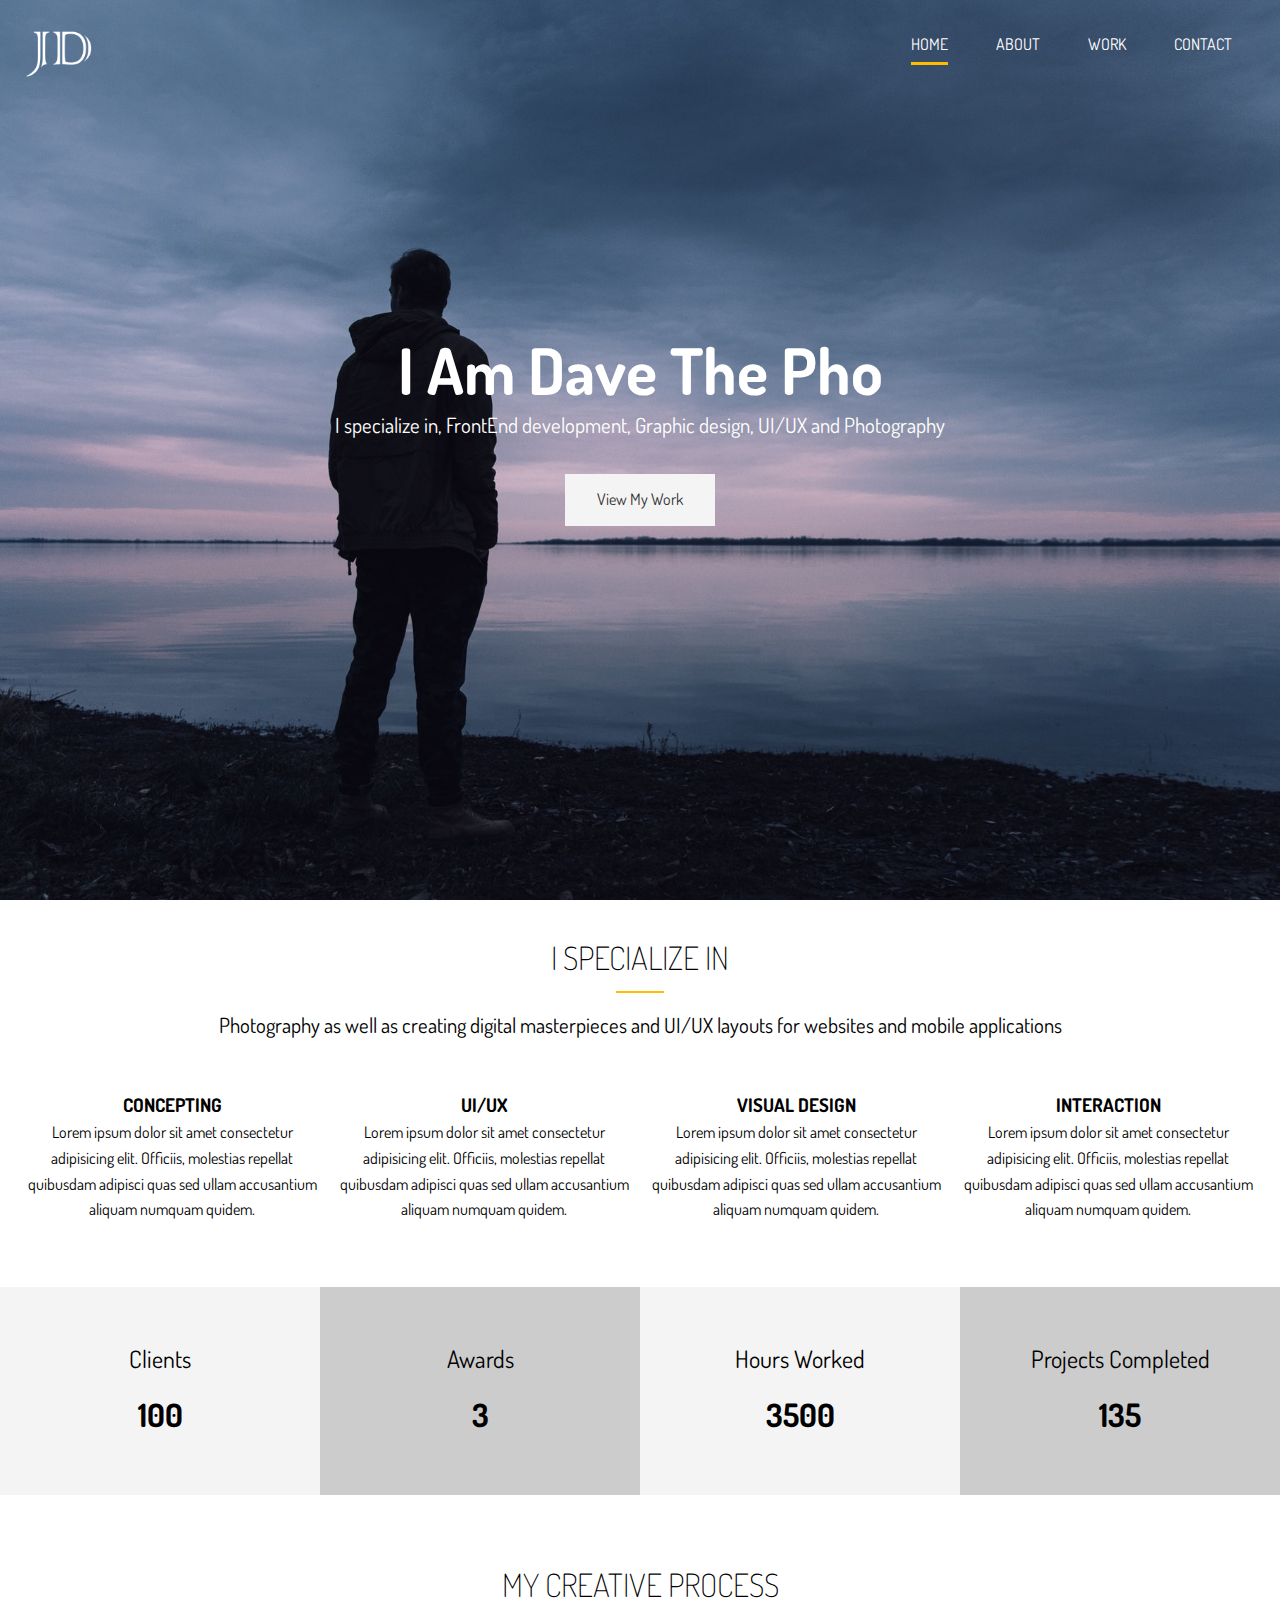
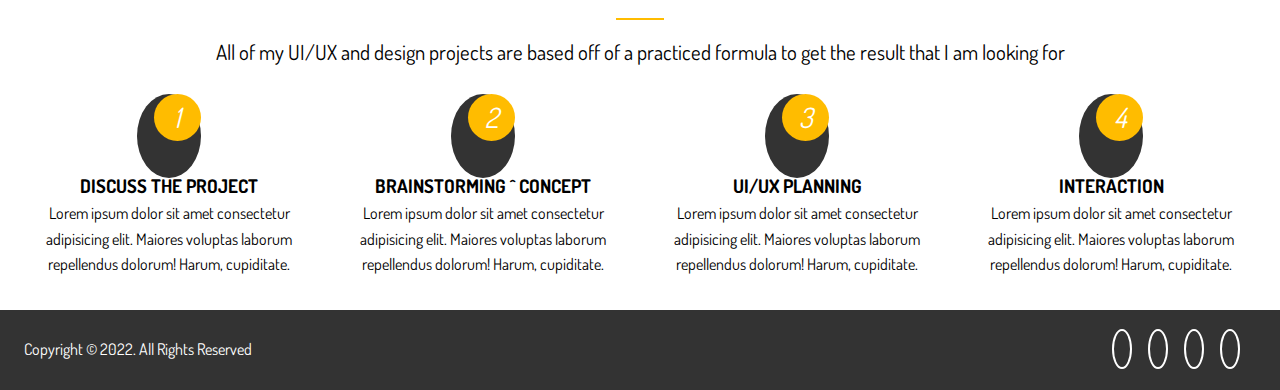
<file: index.html>
<!DOCTYPE html>
<html lang="en">
  <head>
    <meta charset="UTF-8" />
    <meta name="viewport" content="width=device-width, initial-scale=1.0" />
    <meta http-equiv="X-UA-Compatible" content="ie=edge" />
    <link
      rel="stylesheet"
      href="https://use.fontawesome.com/releases/v5.7.2/css/all.css"
      integrity="sha384-fnmOCqbTlWIlj8LyTjo7mOUStjsKC4pOpQbqyi7RrhN7udi9RwhKkMHpvLbHG9Sr"
      crossorigin="anonymous"
    />
    <link
      href="https://fonts.googleapis.com/css?family=Dosis"
      rel="stylesheet"
    />
    <link rel="stylesheet" href="main.css" />
    <title>Dave Scofield | UI/UX Designer & Photographer</title>
  </head>
  <body>
    <!-- Header -->
    <header id="header-home">
      <div class="container">
        <nav id="main-nav">
          <img src="./img/logo.png" alt="My Portfolio" id="logo" />
          <ul>
            <li><a href="index.html" class="current">Home</a></li>
            <li><a href="about.html">About</a></li>
            <li><a href="work.html">Work</a></li>
            <li><a href="contact.html">Contact</a></li>
          </ul>
        </nav>
        <div class="header-content">
          <h1>
            I Am Dave The
            <span
              class="txt-type"
              data-wait="3000"
              data-words='["Photographer", "FrontEnd Engineer", "UI/UX Dev"]'
            ></span>
          </h1>
          <p class="lead">
            I specialize in, FrontEnd development, Graphic design, UI/UX and Photography
          </p>
          <a href="work.html" class="btn-light">View My Work</a>
        </div>
      </div>
    </header>

    <!-- Section A: Specialize -->
    <section id="home-a" class="text-center py-2">
      <div class="container">
        <h2 class="section-title">I Specialize In</h2>
        <div class="bottom-line"></div>
        <p class="lead">
          Photography as well as creating digital masterpieces and UI/UX layouts
          for websites and mobile applications
        </p>
        <div class="specials">
          <div>
            <i class="fas fa-file-alt fa-2x"></i>
            <h3>Concepting</h3>
            <p>
              Lorem ipsum dolor sit amet consectetur adipisicing elit. Officiis,
              molestias repellat quibusdam adipisci quas sed ullam accusantium
              aliquam numquam quidem.
            </p>
          </div>
          <div>
            <i class="fas fa-desktop fa-2x"></i>
            <h3>UI/UX</h3>
            <p>
              Lorem ipsum dolor sit amet consectetur adipisicing elit. Officiis,
              molestias repellat quibusdam adipisci quas sed ullam accusantium
              aliquam numquam quidem.
            </p>
          </div>
          <div>
            <i class="fas fa-object-ungroup fa-2x"></i>
            <h3>Visual Design</h3>
            <p>
              Lorem ipsum dolor sit amet consectetur adipisicing elit. Officiis,
              molestias repellat quibusdam adipisci quas sed ullam accusantium
              aliquam numquam quidem.
            </p>
          </div>
          <div>
            <i class="fas fa-thumbs-up fa-2x"></i>
            <h3>Interaction</h3>
            <p>
              Lorem ipsum dolor sit amet consectetur adipisicing elit. Officiis,
              molestias repellat quibusdam adipisci quas sed ullam accusantium
              aliquam numquam quidem.
            </p>
          </div>
        </div>
      </div>
    </section>

    <!-- Section B: Stats -->
    <section id="home-b" class="text-center py-2">
      <div class="stats">
        <div>
          <ul>
            <li><i class="fas fa-users fa-3x"></i></li>
            <li class="stats-title">Clients</li>
            <li class="stats-number">100</li>
          </ul>
        </div>
        <div>
          <ul>
            <li><i class="fas fa-award fa-3x"></i></li>
            <li class="stats-title">Awards</li>
            <li class="stats-number">3</li>
          </ul>
        </div>
        <div>
          <ul>
            <li><i class="fas fa-hourglass-start fa-3x"></i></li>
            <li class="stats-title">Hours Worked</li>
            <li class="stats-number">3500</li>
          </ul>
        </div>
        <div>
          <ul>
            <li><i class="fas fa-code-branch fa-3x"></i></li>
            <li class="stats-title">Projects Completed</li>
            <li class="stats-number">135</li>
          </ul>
        </div>
      </div>
    </section>

    <!-- Section C: Process -->
    <section id="home-c" class="text-center py-2">
      <div class="container">
        <h2 class="section-title">
          My Creative Process
        </h2>
        <div class="bottom-line"></div>
        <p class="lead">
          All of my UI/UX and design projects are based off of a practiced
          formula to get the result that I am looking for
        </p>
        <div class="process">
          <div>
            <i class="fas fa-file-alt fa-4x process-icon my-2">
              <div class="process-step">1</div>
            </i>
            <h3>Discuss The Project</h3>
            <p>
              Lorem ipsum dolor sit amet consectetur adipisicing elit. Maiores
              voluptas laborum repellendus dolorum! Harum, cupiditate.
            </p>
          </div>
          <div>
            <i class="fas fa-desktop fa-4x process-icon my-2">
              <div class="process-step">2</div>
            </i>
            <h3>Brainstorming ^ Concept</h3>
            <p>
              Lorem ipsum dolor sit amet consectetur adipisicing elit. Maiores
              voluptas laborum repellendus dolorum! Harum, cupiditate.
            </p>
          </div>
          <div>
            <i class="fas fa-object-ungroup fa-4x process-icon my-2">
              <div class="process-step">3</div>
            </i>
            <h3>UI/UX Planning</h3>
            <p>
              Lorem ipsum dolor sit amet consectetur adipisicing elit. Maiores
              voluptas laborum repellendus dolorum! Harum, cupiditate.
            </p>
          </div>
          <div>
            <i class="fas fa-thumbs-up fa-4x process-icon my-2">
              <div class="process-step">4</div>
            </i>
            <h3>Interaction</h3>
            <p>
              Lorem ipsum dolor sit amet consectetur adipisicing elit. Maiores
              voluptas laborum repellendus dolorum! Harum, cupiditate.
            </p>
          </div>
        </div>
      </div>
    </section>

    <!-- Footer -->
    <footer id="main-footer">
      <div class="footer-content container">
        <p>Copyright &copy; 2022. All Rights Reserved</p>
        <div class="social">
          <i class="fab fa-twitter"></i>
          <i class="fab fa-facebook"></i>
          <i class="fab fa-instagram"></i>
          <i class="fab fa-linkedin"></i>
        </div>
      </div>
    </footer>

    <!-- Type Effect Tutorial: https://www.youtube.com/watch?v=POX3dT-pB4E -->
    <script src="typewriter.js"></script>
  </body>
</html>
</file>
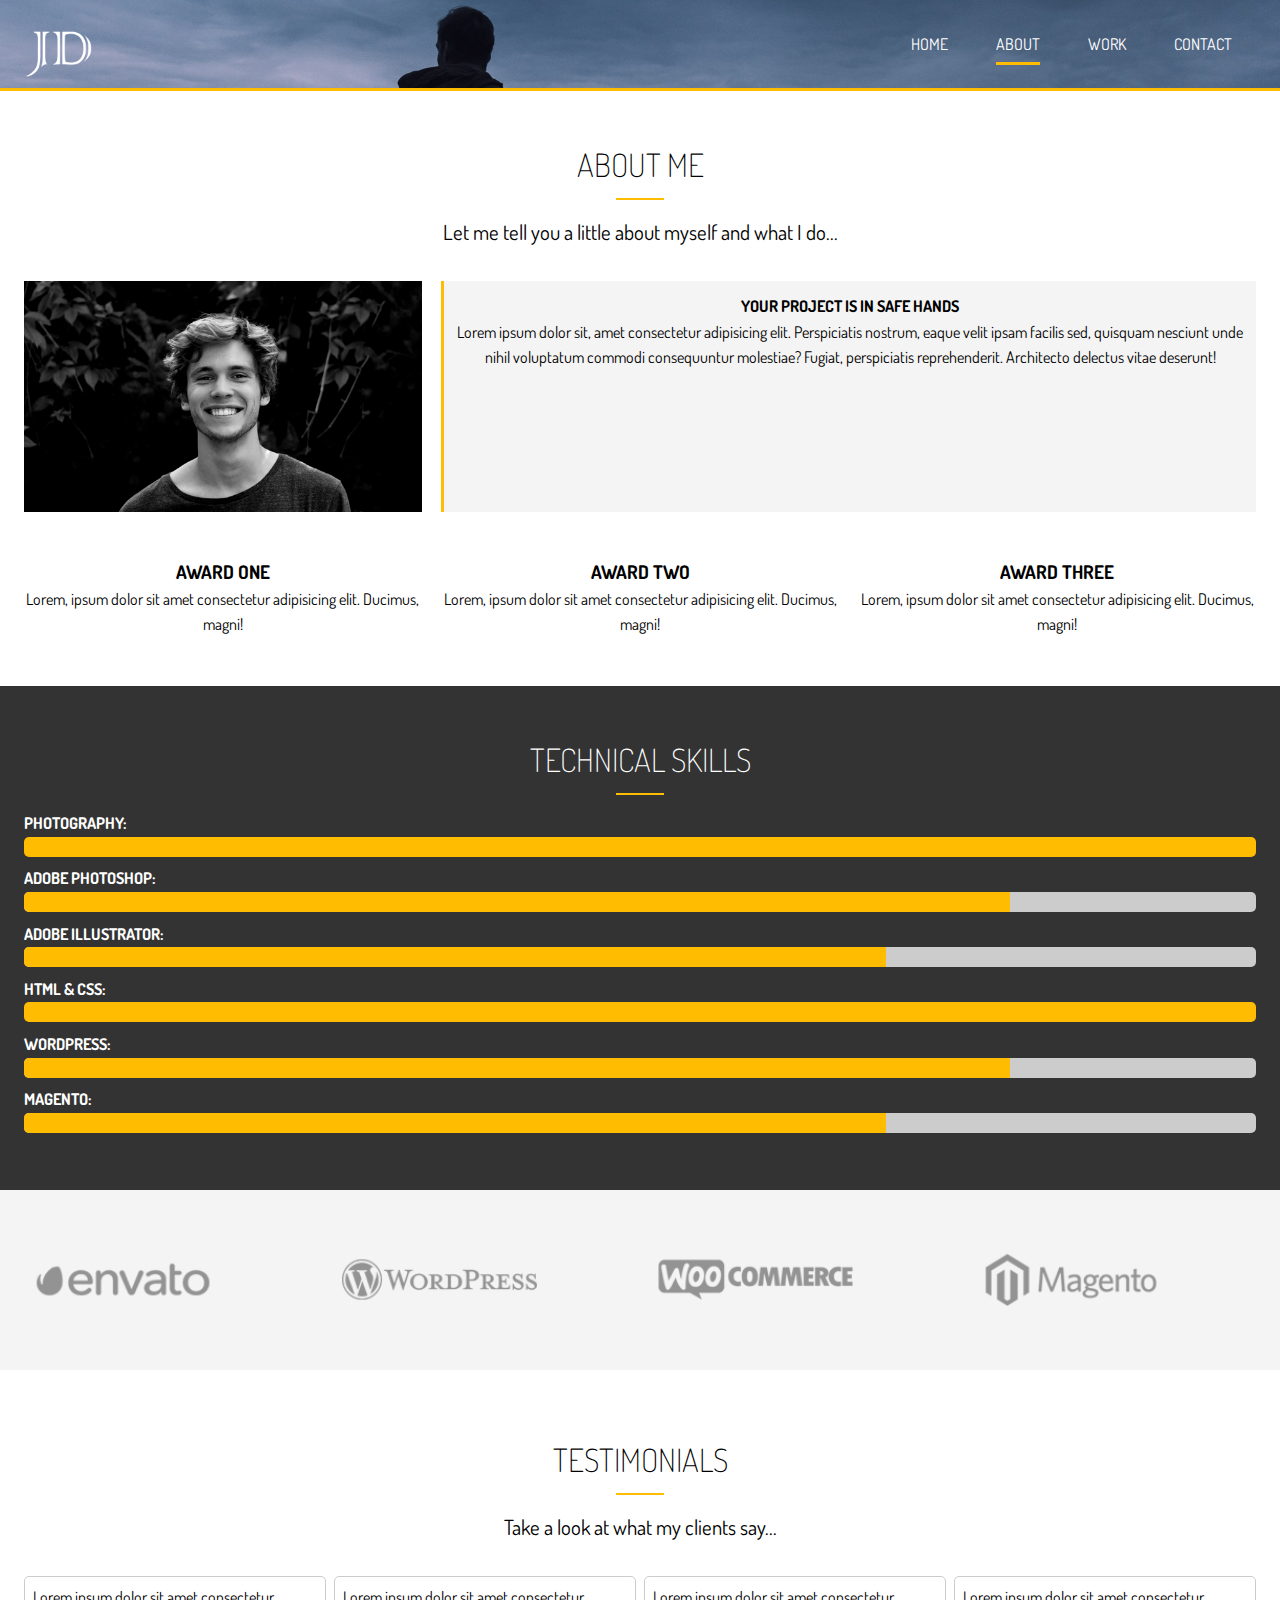
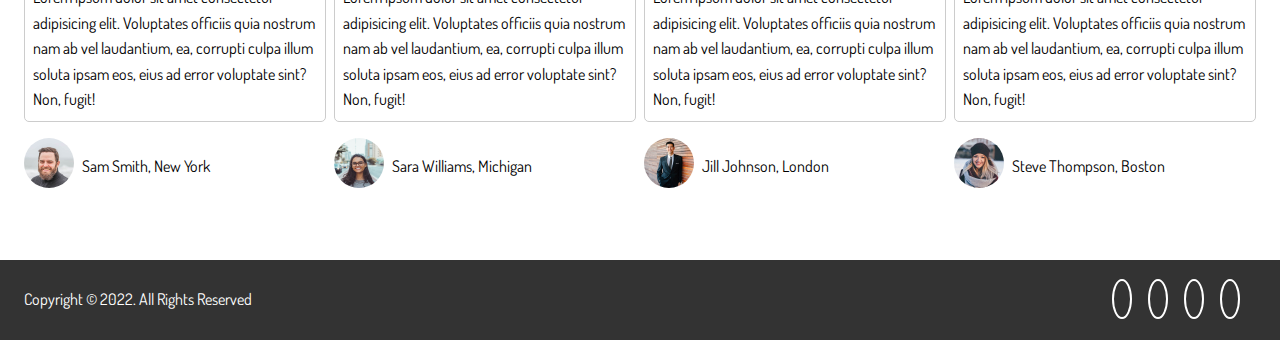
<file: about.html>
<!DOCTYPE html>
<html lang="en">
  <head>
    <meta charset="UTF-8" />
    <meta name="viewport" content="width=device-width, initial-scale=1.0" />
    <meta http-equiv="X-UA-Compatible" content="ie=edge" />
    <link
      rel="stylesheet"
      href="https://use.fontawesome.com/releases/v5.7.2/css/all.css"
      integrity="sha384-fnmOCqbTlWIlj8LyTjo7mOUStjsKC4pOpQbqyi7RrhN7udi9RwhKkMHpvLbHG9Sr"
      crossorigin="anonymous"
    />
    <link
      href="https://fonts.googleapis.com/css?family=Dosis"
      rel="stylesheet"
    />
    <link rel="stylesheet" href="main.css" />
    <title>About Me | UI/UX Designer & Photographer</title>
  </head>
  <body>
    <!-- Header -->
    <header id="header-inner">
      <div class="container">
        <nav id="main-nav">
          <img src="./img/logo.png" alt="My Portfolio" id="logo" />
          <ul>
            <li><a href="index.html">Home</a></li>
            <li><a href="about.html" class="current">About</a></li>
            <li><a href="work.html">Work</a></li>
            <li><a href="contact.html">Contact</a></li>
          </ul>
        </nav>
      </div>
    </header>

    <!-- Section A: Info -->
    <section id="about-a" class="text-center py-3">
      <div class="container">
        <h2 class="section-title">About Me</h2>
        <div class="bottom-line"></div>
        <p class="lead">
          Let me tell you a little about myself and what I do...
        </p>
        <div class="about-info">
          <img src="./img/about.jpg" alt="" class="bio-image" />
          <div class="bio bg-light">
            <h4>Your Project Is In Safe Hands</h4>
            <p>
              Lorem ipsum dolor sit, amet consectetur adipisicing elit.
              Perspiciatis nostrum, eaque velit ipsam facilis sed, quisquam
              nesciunt unde nihil voluptatum commodi consequuntur molestiae?
              Fugiat, perspiciatis reprehenderit. Architecto delectus vitae
              deserunt!
            </p>
          </div>
          <div class="award-1">
            <i class="fas fa-award fa-3x"></i>
            <h3>Award One</h3>
            <p>
              Lorem, ipsum dolor sit amet consectetur adipisicing elit. Ducimus,
              magni!
            </p>
          </div>
          <div class="award-2">
            <i class="fas fa-award fa-3x"></i>
            <h3>Award Two</h3>
            <p>
              Lorem, ipsum dolor sit amet consectetur adipisicing elit. Ducimus,
              magni!
            </p>
          </div>
          <div class="award-3">
            <i class="fas fa-award fa-3x"></i>
            <h3>Award Three</h3>
            <p>
              Lorem, ipsum dolor sit amet consectetur adipisicing elit. Ducimus,
              magni!
            </p>
          </div>
        </div>
      </div>
    </section>

    <!-- Section B: Progress Bars -->
    <section id="about-b" class="bg-dark py-3">
      <div class="container">
        <h2 class="section-title">Technical Skills</h2>
        <div class="bottom-line"></div>
        <h4>Photography:</h4>
        <div class="progress">
          <div style="width:100%"></div>
        </div>
        <h4>Adobe Photoshop:</h4>
        <div class="progress">
          <div style="width:80%"></div>
        </div>
        <h4>Adobe Illustrator:</h4>
        <div class="progress">
          <div style="width:70%"></div>
        </div>
        <h4>HTML & CSS:</h4>
        <div class="progress">
          <div style="width:100%"></div>
        </div>
        <h4>Wordpress:</h4>
        <div class="progress">
          <div style="width:80%"></div>
        </div>
        <h4>Magento:</h4>
        <div class="progress">
          <div style="width:70%"></div>
        </div>
      </div>
    </section>

    <!-- Section C: Logos -->
    <section id="about-c" class="py-4 bg-light">
      <div class="container">
        <div class="about-logos">
          <img src="./img/about-logos/logo-envato.png" alt="" />
          <img src="./img/about-logos/logo-wordpress.png" alt="" />
          <img src="./img/about-logos/logo-woocommerce.png" alt="" />
          <img src="./img/about-logos/logo-magento.png" alt="" />
        </div>
      </div>
    </section>

    <!-- Section D: Testimonials -->
    <section id="about-d" class="py-4">
      <div class="container">
        <h2 class="section-title">Testimonials</h2>
        <div class="bottom-line"></div>
        <p class="lead text-center">Take a look at what my clients say...</p>
        <div class="testimonials">
          <div>
            <p>
              Lorem ipsum dolor sit amet consectetur adipisicing elit.
              Voluptates officiis quia nostrum nam ab vel laudantium, ea,
              corrupti culpa illum soluta ipsam eos, eius ad error voluptate
              sint? Non, fugit!
            </p>
            <ul>
              <li><img src="./img/testimonials//person1.jpg" alt="" /></li>
              <li>Sam Smith, New York</li>
            </ul>
          </div>
          <div>
            <p>
              Lorem ipsum dolor sit amet consectetur adipisicing elit.
              Voluptates officiis quia nostrum nam ab vel laudantium, ea,
              corrupti culpa illum soluta ipsam eos, eius ad error voluptate
              sint? Non, fugit!
            </p>
            <ul>
              <li><img src="./img/testimonials//person2.jpg" alt="" /></li>
              <li>Sara Williams, Michigan</li>
            </ul>
          </div>
          <div>
            <p>
              Lorem ipsum dolor sit amet consectetur adipisicing elit.
              Voluptates officiis quia nostrum nam ab vel laudantium, ea,
              corrupti culpa illum soluta ipsam eos, eius ad error voluptate
              sint? Non, fugit!
            </p>
            <ul>
              <li><img src="./img/testimonials//person3.jpg" alt="" /></li>
              <li>Jill Johnson, London</li>
            </ul>
          </div>
          <div>
            <p>
              Lorem ipsum dolor sit amet consectetur adipisicing elit.
              Voluptates officiis quia nostrum nam ab vel laudantium, ea,
              corrupti culpa illum soluta ipsam eos, eius ad error voluptate
              sint? Non, fugit!
            </p>
            <ul>
              <li><img src="./img/testimonials//person4.jpg" alt="" /></li>
              <li>Steve Thompson, Boston</li>
            </ul>
          </div>
        </div>
      </div>
    </section>

    <!-- Footer -->
    <footer id="main-footer">
      <div class="footer-content container">
        <p>Copyright &copy; 2022. All Rights Reserved</p>
        <div class="social">
          <i class="fab fa-twitter"></i>
          <i class="fab fa-facebook"></i>
          <i class="fab fa-instagram"></i>
          <i class="fab fa-linkedin"></i>
        </div>
      </div>
    </footer>
  </body>
</html>
</file>
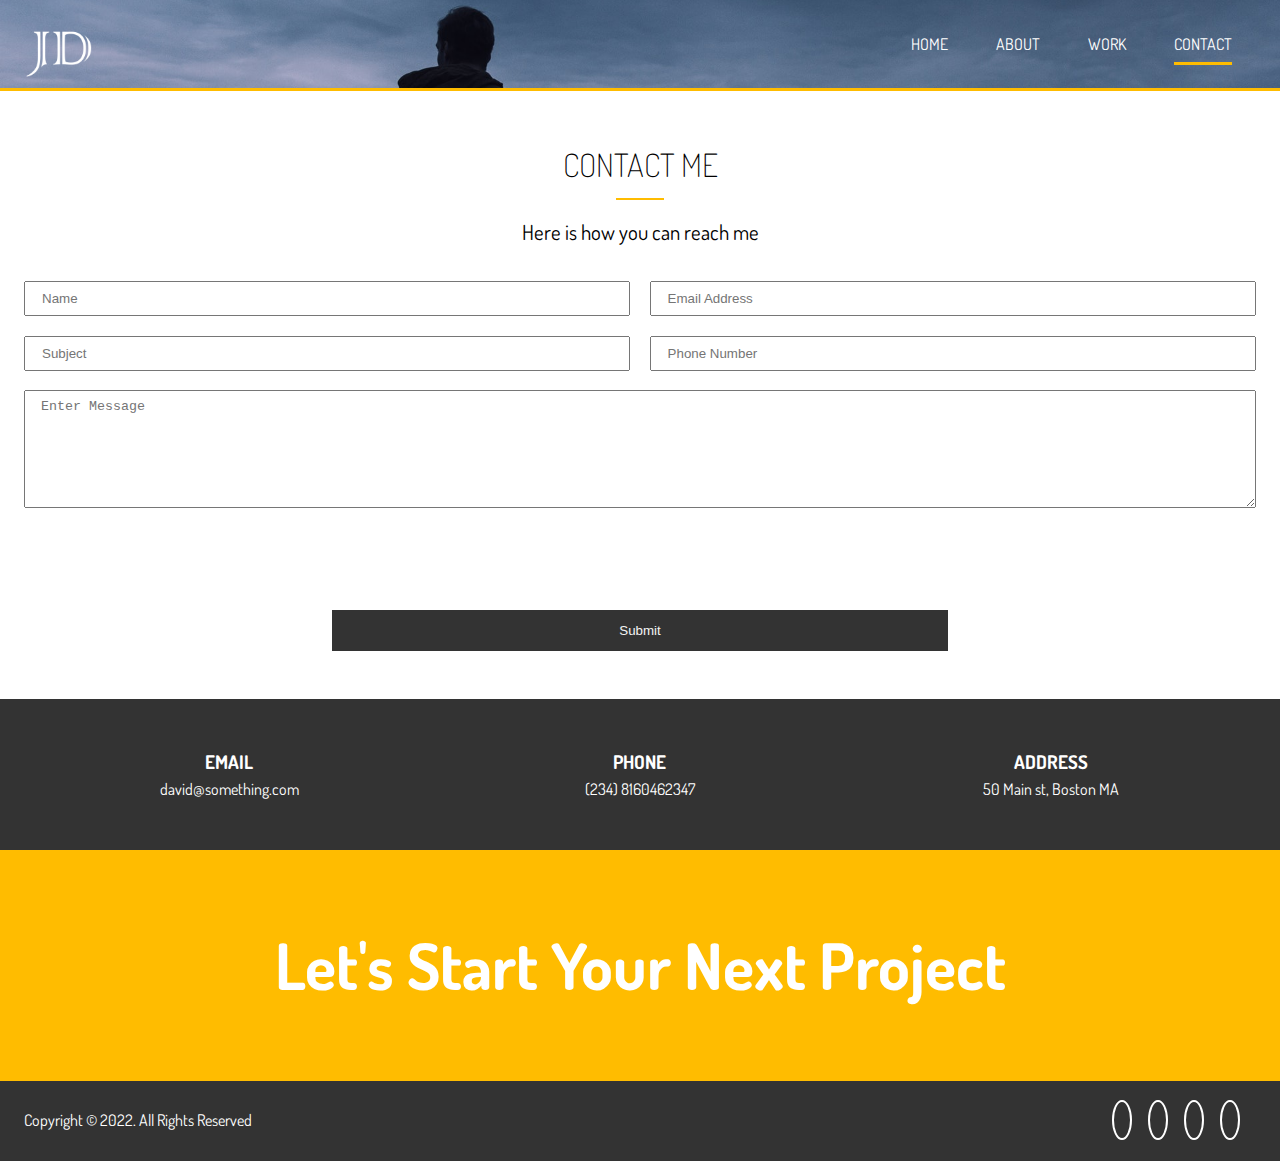
<file: contact.html>
<!DOCTYPE html>
<html lang="en">
  <head>
    <meta charset="UTF-8" />
    <meta name="viewport" content="width=device-width, initial-scale=1.0" />
    <meta http-equiv="X-UA-Compatible" content="ie=edge" />
    <link
      rel="stylesheet"
      href="https://use.fontawesome.com/releases/v5.7.2/css/all.css"
      integrity="sha384-fnmOCqbTlWIlj8LyTjo7mOUStjsKC4pOpQbqyi7RrhN7udi9RwhKkMHpvLbHG9Sr"
      crossorigin="anonymous"
    />
    <link
      href="https://fonts.googleapis.com/css?family=Dosis"
      rel="stylesheet"
    />
    <link rel="stylesheet" href="main.css" />
    <title>Contact Me | UI/UX Designer & Photographer</title>
  </head>
  <body>
    <!-- Header -->
    <header id="header-inner">
      <div class="container">
        <nav id="main-nav">
          <img src="./img/logo.png" alt="My Portfolio" id="logo" />
          <ul>
            <li><a href="index.html">Home</a></li>
            <li><a href="about.html">About</a></li>
            <li><a href="work.html">Work</a></li>
            <li><a href="contact.html" class="current">Contact</a></li>
          </ul>
        </nav>
      </div>
    </header>

    <!-- Section A: Contact Form -->
    <section id="contact-a" class="text-center py-3">
      <div class="container">
        <h2 class="section-title">Contact Me</h2>
        <div class="bottom-line"></div>
        <p class="lead">Here is how you can reach me</p>
        <form method="POST" data-netlify="true" data-netlify-recaptcha="true">
          <div class="text-fields">
            <input
              type="text"
              class="text-input name-input"
              placeholder="Name"
              name="name"
            />
            <input
              type="text"
              class="text-input subject-input"
              placeholder="Subject"
              name="subject"
            />
            <input
              type="email"
              class="text-input email-input"
              placeholder="Email Address"
              name="email"
            />
            <input
              type="text"
              class="text-input phone-input"
              placeholder="Phone Number"
              name="phone"
            />
            <textarea
              class="text-input message-input"
              placeholder="Enter Message"
              name="message"
            ></textarea>
            <div class="my-2">
              <div data-netlify-recaptcha="true"></div>
            </div>
          </div>
          <button type="submit" class="btn-dark">Submit</button>
        </form>
      </div>
    </section>

    <!-- Section B: Contact Info -->
    <section id="contact-b" class="py-3 bg-dark">
      <div class="container">
        <div class="contact-info">
          <div>
            <i class="fas fa-envelope fa-2x"></i>
            <h3>Email</h3>
            <p>david@something.com</p>
          </div>
          <div>
            <i class="fas fa-phone fa-2x"></i>
            <h3>Phone</h3>
            <p>(234) 8160462347</p>
          </div>
          <div>
            <i class="fas fa-address-card fa-2x"></i>
            <h3>Address</h3>
            <p>50 Main st, Boston MA</p>
          </div>
        </div>
      </div>
    </section>

    <!-- Section C: Tagline -->
    <section id="contact-c" class="bg-main py-4">
      <div class="container">
        <h1>Let's Start Your Next Project</h1>
      </div>
    </section>

    <!-- Footer -->
    <footer id="main-footer">
      <div class="footer-content container">
        <p>Copyright &copy; 2022. All Rights Reserved</p>
        <div class="social">
          <i class="fab fa-twitter"></i>
          <i class="fab fa-facebook"></i>
          <i class="fab fa-instagram"></i>
          <i class="fab fa-linkedin"></i>
        </div>
      </div>
    </footer>
  </body>
</html>
</file>
<file: main.css>
.container {
  max-width: 1280px;
  padding: 0 1.5rem;
  margin: auto;
  overflow: hidden;
}

.btn-main, .btn-light, .btn-dark {
  display: inline-block;
  padding: 0.8rem 2rem;
  -webkit-transition: all 0.5s;
  transition: all 0.5s;
  border: none;
  cursor: pointer;
}

.btn-main {
  color: #333;
  background-color: #ffbc00;
}

.btn-light {
  color: #333;
  background-color: #f4f4f4;
}

.btn-dark {
  color: #f4f4f4;
  background-color: #333;
}

button[class^='btn-']:hover,
a[class^='btn-']:hover,
input[class^='btn-']:hover {
  background-color: #ffbc00;
}

.bg-main {
  background: #ffbc00;
  color: #fff;
}

.bg-dark {
  background: #333;
  color: #fff;
}

.bg-light {
  background: #f4f4f4;
  color: #000;
}

.bg-medium {
  background: #ccc;
  color: #000;
}

.lead {
  font-size: 1.3rem;
  margin-bottom: 2rem;
}

.text-center {
  text-align: center;
}

.py-1 {
  padding: 1rem 0;
}

.py-2 {
  padding: 2rem 0;
}

.py-3 {
  padding: 3rem 0;
}

.py-4 {
  padding: 4rem 0;
}

.my-1 {
  margin: 1rem 0;
}

.my-2 {
  margin: 2rem 0;
}

.my-3 {
  margin: 3rem 0;
}

.my-4 {
  margin: 4rem 0;
}

.section-title {
  font-size: 2rem;
  display: block;
  padding-bottom: 0.5rem;
  text-align: center;
  font-weight: 100;
  text-transform: uppercase;
}

.bottom-line {
  height: 2px;
  width: 3rem;
  background: #ffbc00;
  display: block;
  margin: 0 auto 1rem auto;
}

.items {
  display: -ms-grid;
  display: grid;
  -ms-grid-columns: (1fr)[3];
      grid-template-columns: repeat(3, 1fr);
  -webkit-box-shadow: 0 5px 10px 0 rgba(0, 0, 0, 0.3);
          box-shadow: 0 5px 10px 0 rgba(0, 0, 0, 0.3);
}

.item {
  position: relative;
  background: #ffbc00;
  overflow: hidden;
}

.item::after {
  content: '';
  position: absolute;
  display: block;
  background: inherit;
  opacity: 0.9;
  top: 0;
  left: 0;
  width: 100%;
  height: 100%;
  -webkit-transform: scale(2) translateX(-75%) translateY(-75%) rotate(-28deg);
          transform: scale(2) translateX(-75%) translateY(-75%) rotate(-28deg);
  -webkit-transition: -webkit-transform 3s cubic-bezier(0.2, 1, 0.3, 1);
  transition: -webkit-transform 3s cubic-bezier(0.2, 1, 0.3, 1);
  transition: transform 3s cubic-bezier(0.2, 1, 0.3, 1);
  transition: transform 3s cubic-bezier(0.2, 1, 0.3, 1), -webkit-transform 3s cubic-bezier(0.2, 1, 0.3, 1);
}

.item:hover:after {
  -webkit-transform: scale(2) translateX(0) translateY(0) rotate(-28deg);
          transform: scale(2) translateX(0) translateY(0) rotate(-28deg);
}

.item:hover .item-image {
  -webkit-transform: scale(1.2);
          transform: scale(1.2);
}

.item:hover .item-text {
  opacity: 1;
  -webkit-transform: translateY(0);
          transform: translateY(0);
}

.item-image {
  height: auto;
  -webkit-transform: translateZ(0);
          transform: translateZ(0);
  display: block;
  -webkit-transition: -webkit-transform 750ms cubic-bezier(0.2, 1, 0.3, 1);
  transition: -webkit-transform 750ms cubic-bezier(0.2, 1, 0.3, 1);
  transition: transform 750ms cubic-bezier(0.2, 1, 0.3, 1);
  transition: transform 750ms cubic-bezier(0.2, 1, 0.3, 1), -webkit-transform 750ms cubic-bezier(0.2, 1, 0.3, 1);
}

.item-image:before {
  content: '';
  display: block;
  padding-top: 75%;
  overflow: hidden;
}

.item-image img {
  position: absolute;
  top: 0;
  left: 0;
  width: 100%;
  height: auto;
  line-height: 0;
}

.item-text {
  position: absolute;
  top: 0;
  left: 0;
  bottom: 0;
  right: 0;
  opacity: 0;
  text-align: center;
  z-index: 1;
  color: #fff;
  -webkit-transform: translateY(-20%);
          transform: translateY(-20%);
  -webkit-transition: opacity 500ms cubic-bezier(0.2, 1, 0.3, 1), -webkit-transform 500ms cubic-bezier(0.2, 1, 0.3, 1);
  transition: opacity 500ms cubic-bezier(0.2, 1, 0.3, 1), -webkit-transform 500ms cubic-bezier(0.2, 1, 0.3, 1);
  transition: opacity 500ms cubic-bezier(0.2, 1, 0.3, 1), transform 500ms cubic-bezier(0.2, 1, 0.3, 1);
  transition: opacity 500ms cubic-bezier(0.2, 1, 0.3, 1), transform 500ms cubic-bezier(0.2, 1, 0.3, 1), -webkit-transform 500ms cubic-bezier(0.2, 1, 0.3, 1);
  -webkit-transition-delay: 300ms;
          transition-delay: 300ms;
}

.item-text-wrap {
  position: absolute;
  width: 100%;
  top: 50%;
  -webkit-transform: translateY(-50%);
          transform: translateY(-50%);
}

.item-text-title {
  font-size: 2rem;
  padding: 0 1rem;
  margin: 5px 0 0 0;
}

.item-text-category {
  text-transform: uppercase;
  font-size: 1.2rem;
  opacity: 0.7;
  margin: 0;
}

* {
  margin: 0;
  padding: 0;
}

body {
  font-family: 'Dosis', sans-serif;
  line-height: 1.6;
  background: #fff;
}

a {
  text-decoration: none;
  color: #333;
}

ul {
  list-style: none;
}

h2,
h3,
h4 {
  text-transform: uppercase;
}

img {
  width: 100%;
}

#logo {
  width: 70px;
  height: 70px;
  color: #fff;
  text-transform: uppercase;
}

#main-nav {
  display: -webkit-box;
  display: -ms-flexbox;
  display: flex;
  -webkit-box-pack: justify;
      -ms-flex-pack: justify;
          justify-content: space-between;
  padding-top: 1rem;
}

#main-nav ul {
  display: -webkit-box;
  display: -ms-flexbox;
  display: flex;
}

#main-nav li {
  padding: 1rem 1.5rem;
}

#main-nav a {
  text-decoration: none;
  color: #fff;
  text-transform: uppercase;
  border-bottom: 3px transparent solid;
  padding-bottom: 0.5rem;
  -webkit-transition: border-color 0.5s;
  transition: border-color 0.5s;
}

#main-nav a:hover {
  border-color: #ccc;
}

#main-nav a.current {
  border-color: #ffbc00;
}

#header-home {
  background: url("./img/showcase.jpg") no-repeat center right/cover;
  height: 100vh;
  color: #fff;
}

#header-home .header-content {
  text-align: center;
  padding-top: 20%;
}

#header-home .header-content h1 {
  font-size: 4rem;
  line-height: 1.2;
}

#header-inner {
  background: url("./img/showcase.jpg") no-repeat 20% 30%/cover;
  height: 5.5rem;
  border-bottom: 3px solid #ffbc00;
}

#home-a .specials {
  margin-top: 3rem;
  display: -ms-grid;
  display: grid;
  grid-gap: 1rem;
  -ms-grid-columns: (1fr)[4];
      grid-template-columns: repeat(4, 1fr);
}

#home-a .specials .fas {
  color: #ffbc00;
  padding-bottom: 0.4rem;
}

#home-b .stats {
  display: -ms-grid;
  display: grid;
  -ms-grid-columns: (1fr)[4];
      grid-template-columns: repeat(4, 1fr);
}

#home-b .stats li {
  line-height: 2;
}

#home-b .stats li.stats-title {
  font-size: 1.5rem;
}

#home-b .stats li.stats-number {
  font-size: 2rem;
  font-weight: bold;
}

#home-b .stats div {
  padding: 3rem 0;
}

#home-b .stats div:nth-child(odd) {
  background: #f4f4f4;
}

#home-b .stats div:nth-child(even) {
  background: #ccc;
}

#home-c .process {
  display: -ms-grid;
  display: grid;
  -ms-grid-columns: (1fr)[4];
      grid-template-columns: repeat(4, 1fr);
  grid-gap: 1.5rem;
  text-align: center;
}

#home-c .process-step {
  position: absolute;
  top: 0;
  right: 0;
  font-size: 28px;
  background: #ffbc00;
  color: #fff;
  border-radius: 50%;
  height: 15px;
  width: 15px;
  line-height: 15px;
  padding: 1rem;
  -webkit-transition: all 1s;
  transition: all 1s;
}

#home-c .process-icon {
  border-radius: 50%;
  background: #333;
  color: #fff;
  padding: 2rem;
  width: 70px;
  height: 70px;
  line-height: 70px;
  text-align: center;
  position: relative;
  -webkit-transition: all 1s;
  transition: all 1s;
}

#home-c .process-icon:hover {
  background: #ffbc00;
  width: 90px;
  height: 90px;
  line-height: 90px;
}

#home-c .process-icon:hover .process-step {
  background: #333;
  color: #fff;
}

#about-a .about-info {
  display: -ms-grid;
  display: grid;
      grid-template-areas: 'bioimage bio bio' 'aw1 aw2 aw3';
  grid-gap: 1.2rem;
}

#about-a .bio-image {
  -ms-grid-row: 1;
  -ms-grid-column: 1;
  grid-area: bioimage;
}

#about-a .bio {
  -ms-grid-row: 1;
  -ms-grid-column: 2;
  -ms-grid-column-span: 2;
  grid-area: bio;
  border-left: 3px solid #ffbc00;
  padding: 0.8rem;
}

#about-a .award-1 {
  -ms-grid-row: 2;
  -ms-grid-column: 1;
  grid-area: aw1;
}

#about-a .award-2 {
  -ms-grid-row: 2;
  -ms-grid-column: 2;
  grid-area: aw2;
}

#about-a .award-3 {
  -ms-grid-row: 2;
  -ms-grid-column: 3;
  grid-area: aw3;
}

#about-a .award-1 .fas,
#about-a .award-2 .fas,
#about-a .award-3 .fas {
  color: #ffbc00;
  margin: 1rem;
}

#about-b .progress {
  overflow: hidden;
  height: 20px;
  background: #ccc;
  border-radius: 5px;
  margin-bottom: 0.6rem;
}

#about-b .progress div {
  height: 100%;
  color: #fff;
  text-align: center;
  background: #ffbc00;
}

#about-c .about-logos {
  display: -ms-grid;
  display: grid;
  -ms-grid-columns: (1fr)[4];
      grid-template-columns: repeat(4, 1fr);
  grid-gap: 2rem;
}

#about-c .about-logos img {
  width: 70%;
}

#about-d .testimonials {
  display: -ms-grid;
  display: grid;
  -ms-grid-columns: (1fr)[4];
      grid-template-columns: repeat(4, 1fr);
  grid-gap: 0.5rem;
}

#about-d .testimonials ul {
  list-style: none;
  margin-top: 1rem;
  display: -webkit-box;
  display: -ms-flexbox;
  display: flex;
  -webkit-box-align: center;
      -ms-flex-align: center;
          align-items: center;
}

#about-d .testimonials p {
  border: 1px solid #ccc;
  border-radius: 5px;
  padding: 0.5rem;
}

#about-d .testimonials img {
  width: 50px;
  height: 50px;
  border-radius: 50%;
  margin-right: 0.5rem;
}

#contact-a .text-fields {
  display: -ms-grid;
  display: grid;
      grid-template-areas: 'name email' 'subject phone' 'message message';
  grid-gap: 1.2rem;
  margin-bottom: 1.2rem;
}

#contact-a .text-fields .name-input {
  -ms-grid-row: 1;
  -ms-grid-column: 1;
  grid-area: name;
}

#contact-a .text-fields .subject-input {
  -ms-grid-row: 2;
  -ms-grid-column: 1;
  grid-area: subject;
}

#contact-a .text-fields .email-input {
  -ms-grid-row: 1;
  -ms-grid-column: 2;
  grid-area: email;
}

#contact-a .text-fields .phone-input {
  -ms-grid-row: 2;
  -ms-grid-column: 2;
  grid-area: phone;
}

#contact-a .text-fields .message-input {
  -ms-grid-row: 3;
  -ms-grid-column: 1;
  -ms-grid-column-span: 2;
  grid-area: message;
  height: 100px;
}

#contact-a .text-fields .text-input {
  padding: 0.5rem 1rem;
}

#contact-a button[type='submit'] {
  width: 50%;
}

#contact-b .contact-info {
  display: -ms-grid;
  display: grid;
  -ms-grid-columns: (1fr)[3];
      grid-template-columns: repeat(3, 1fr);
  text-align: center;
}

#contact-c h1 {
  text-align: center;
  font-size: 4rem;
}

#main-footer {
  background: #333;
  color: #fff;
  height: 5rem;
}

#main-footer .footer-content {
  display: -webkit-box;
  display: -ms-flexbox;
  display: flex;
  -webkit-box-pack: justify;
      -ms-flex-pack: justify;
          justify-content: space-between;
  height: 5rem;
  -webkit-box-align: center;
      -ms-flex-align: center;
          align-items: center;
}

#main-footer .footer-content .social .fab {
  margin-right: 1rem;
  border: 2px #fff solid;
  border-radius: 50%;
  height: 20px;
  width: 20px;
  line-height: 20px;
  text-align: center;
  padding: 0.5rem;
}

#main-footer .footer-content .social .fab:hover {
  background: #ffbc00;
}

@media (max-width: 800px) {
  #header-home {
    height: 30rem;
  }
  #header-home .header-content {
    padding-top: 5rem;
  }
}

@media (max-width: 500px) {
  #main-nav {
    -webkit-box-orient: vertical;
    -webkit-box-direction: normal;
        -ms-flex-direction: column;
            flex-direction: column;
    -webkit-box-align: center;
        -ms-flex-align: center;
            align-items: center;
  }
  #main-nav li {
    padding: 1rem;
  }
  #header-home {
    height: 10rem;
    border-bottom: 3px solid #ffbc00;
    background-position: 20% 30%;
  }
  #header-home .header-content {
    display: none;
  }
  #header-inner {
    height: 10rem;
  }
  #home-a .specials,
  #home-b .stats,
  #home-c .process,
  #about-d .testimonials,
  #contact-b .contact-info,
  .items {
    -ms-grid-columns: 1fr;
        grid-template-columns: 1fr;
  }
  #home-a .specials div {
    border-bottom: 1px #f4f4f4 solid;
    padding-bottom: 1rem;
  }
  #home-a .specials div:last-child {
    border: none;
    padding-bottom: 0;
  }
  #home-b .stats div {
    padding: 2rem 0 1rem 0;
  }
  #about-a .about-info {
        grid-template-areas: 'bioimage' 'bio' 'aw1' 'aw2' 'aw3';
  }
  #about-c {
    display: none;
  }
  #contact-a .text-fields {
        grid-template-areas: 'name' 'subject' 'email' 'phone' 'message';
  }
  #contact-b div {
    margin-bottom: 1rem;
    padding-bottom: 1rem;
    border-bottom: 1px #555 solid;
  }
  #contact-b div:last-child {
    border: none;
    margin-bottom: 0;
    padding-bottom: 0;
  }
  #contact-c h1 {
    font-size: 2rem;
  }
  #main-footer {
    height: 7rem;
  }
  #main-footer .footer-content {
    -webkit-box-orient: vertical;
    -webkit-box-direction: normal;
        -ms-flex-direction: column;
            flex-direction: column;
    padding: 1rem;
    height: 5rem;
  }
}

@media (max-height: 580px) {
  #header-home .header-content {
    padding-top: 3rem;
  }
}

@media (max-height: 330px) {
  #header-home .header-content h1 {
    font-size: 2rem;
  }
}
/*# sourceMappingURL=main.css.map */
</file>
